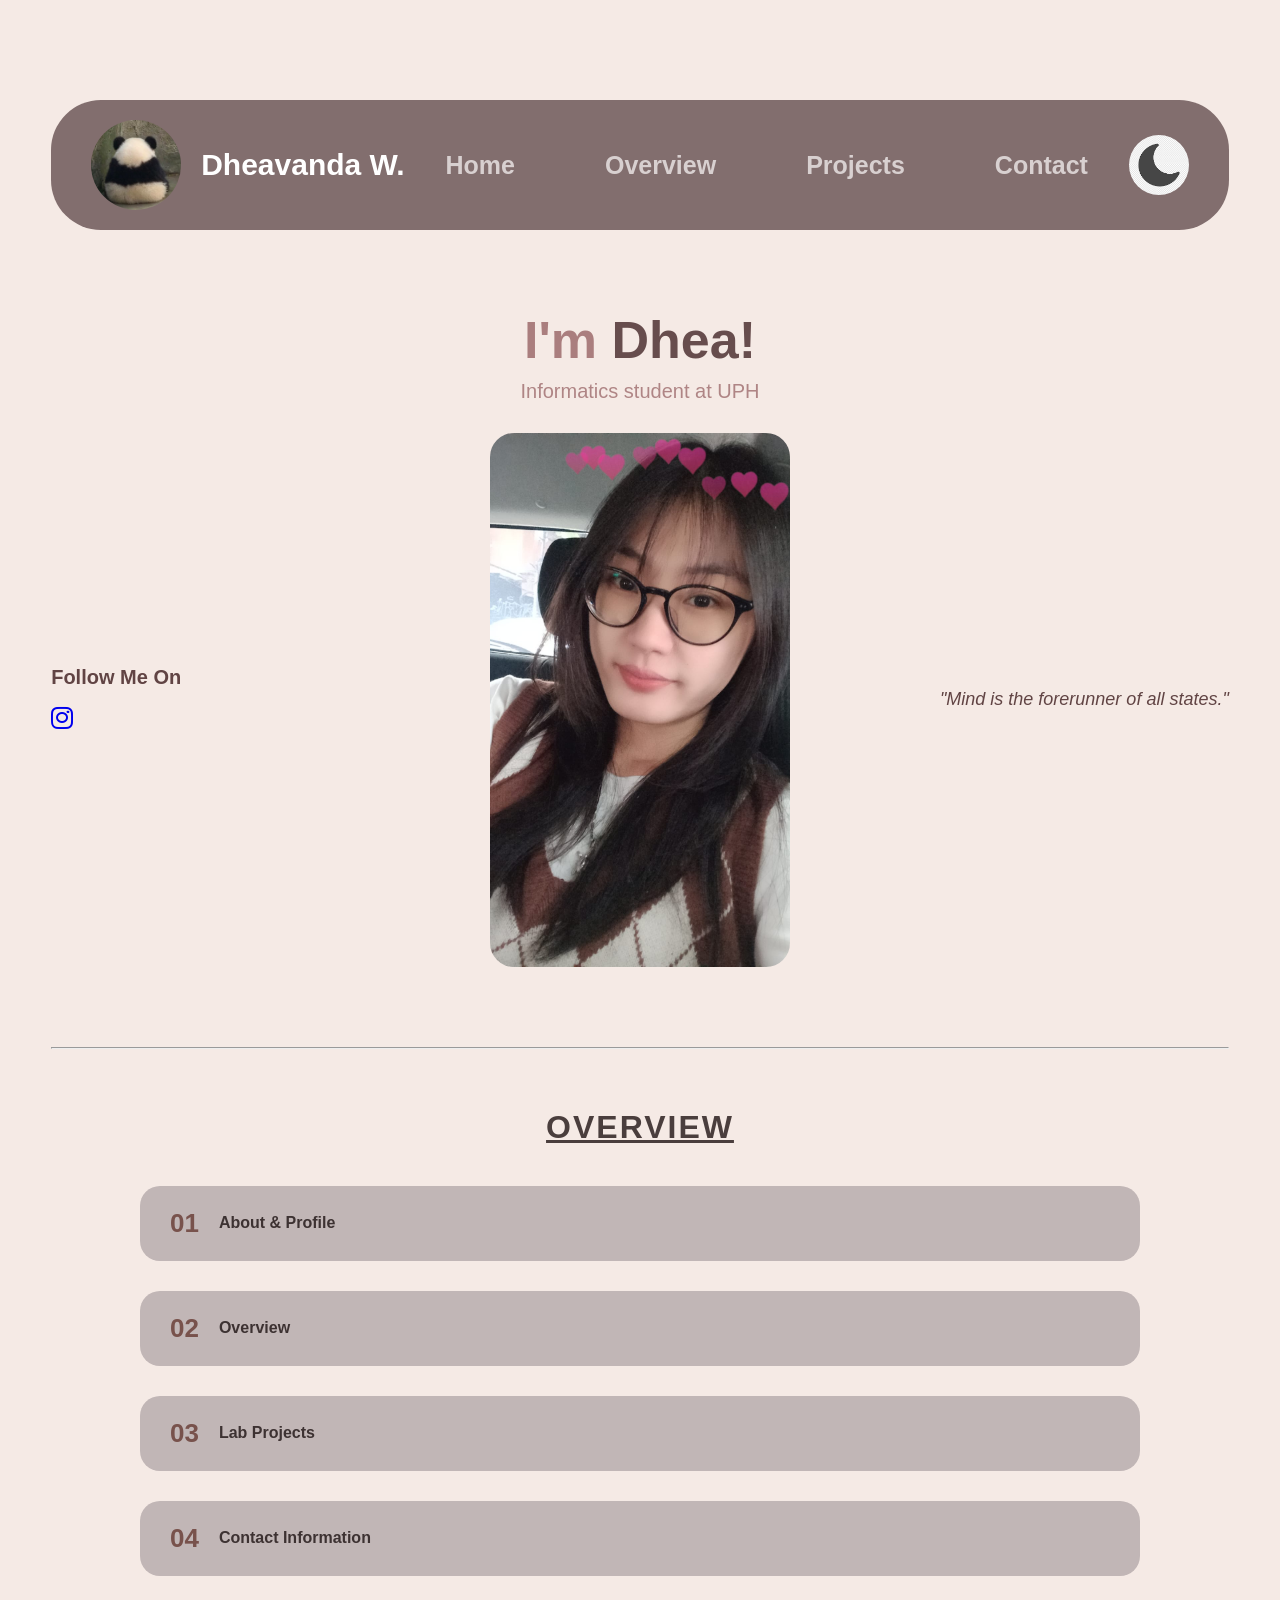
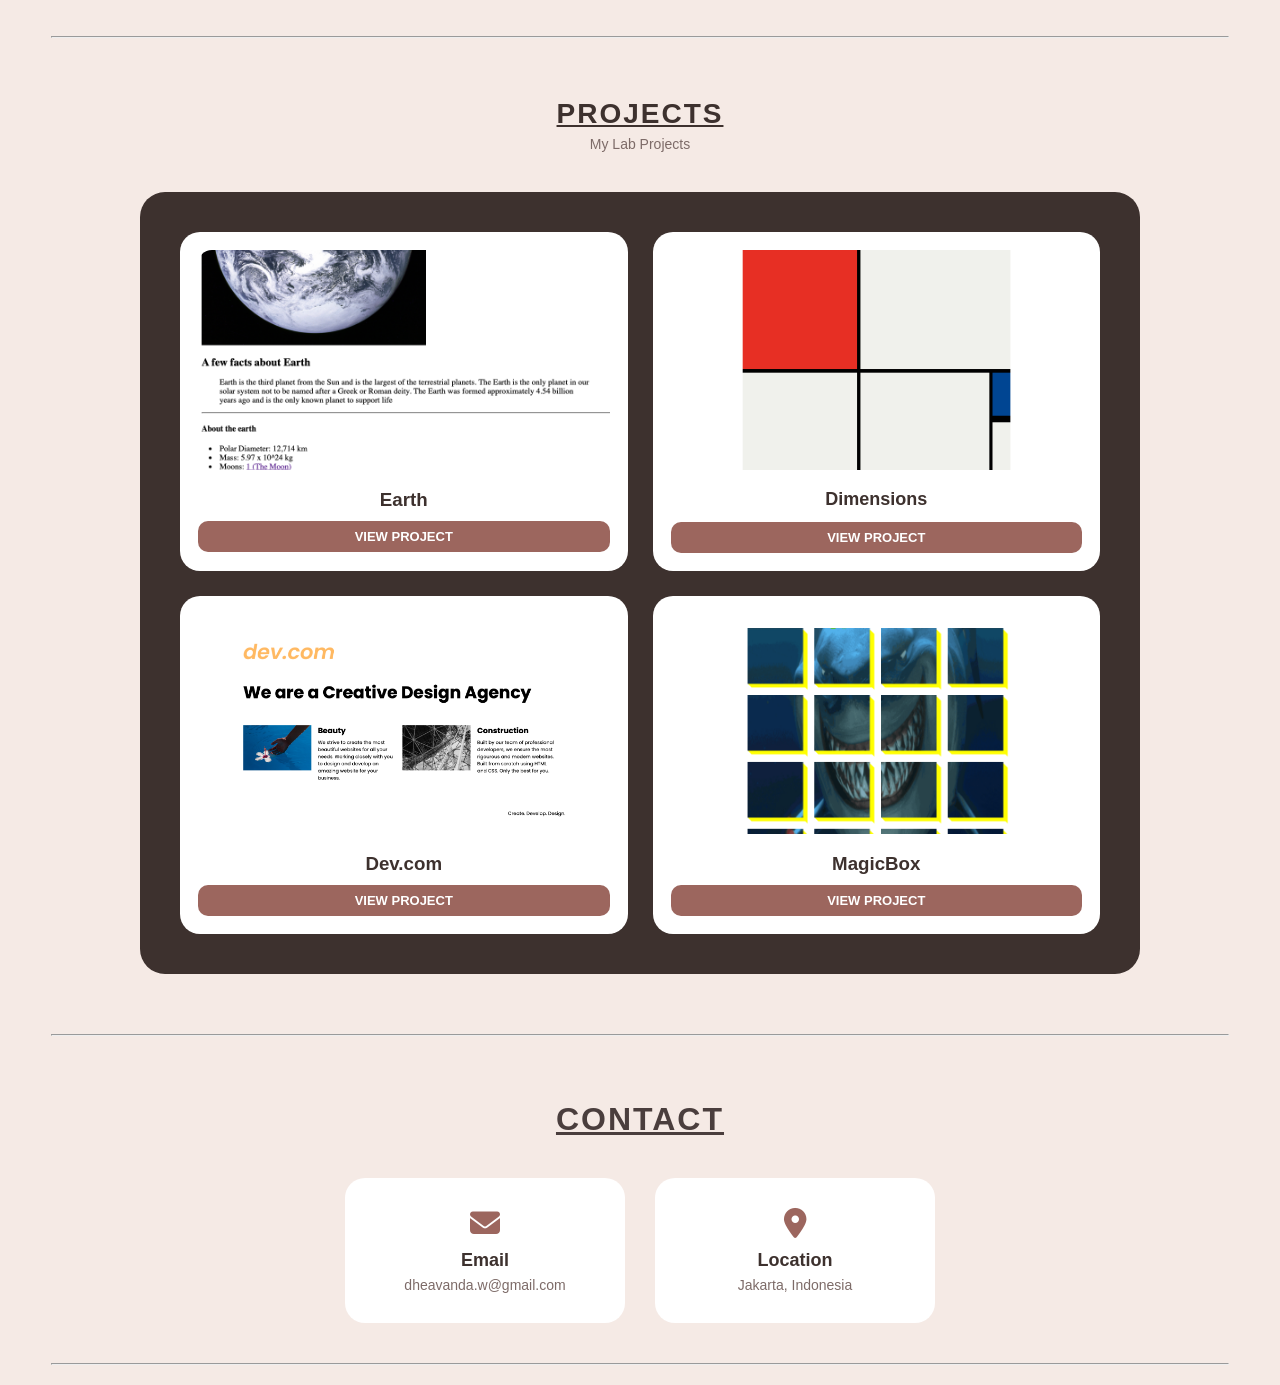
<file: index.html>
<!DOCTYPE html>
<html lang="en">
<head>
    <meta charset="UTF-8">
    <meta name="viewport" content="width=device-width, initial-scale=1.0">
    <title> Web Portfolio | dhvndwjy </title>
    <link rel="stylesheet" href = "https://cdnjs.cloudflare.com/ajax/libs/font-awesome/6.5.2/css/all.min.css">
    <link rel ="stylesheet" href = "style.css">
</head>
<body>
    <header class="navbar">
        <!-- Sisi Kiri Navbar -->
        <div class="logo">
            <img src="src/foto_profile.png" alt="Foto Profil">
            <span>Dheavanda W.</span>
        </div>
        <!-- Sisi Tengah Navbar -->
        <div class="nav-content">
            <a href="#section-1">Home</a>
            <a href="#section-2">Overview</a>
            <a href="#projects">Projects</a>
            <a href="#contact">Contact</a>
        </div>
        <!-- Sisi Kanan Navbar -->
        <div class="nav-right">
            <button class="dark-mode">
                <img src="src/dark_mode.png" alt="Dark Mode">
            </button>
        </div>
    </header>

    <main>
        <!-- Section 1: Profile-->
        <!-- Foto Award -->
        <section class="profile" id="section-1">
            <!-- Header Nama & Award Atas -->
            <div class="header-section">
                <h1>I'm <span> Dhea!</span></h1>
                <p class = "role">Informatics student at UPH</p>
            </div>
            <!-- 3 kolom body -->
            <div class="body-section">
                <!-- Kolom 1 - Kiri -->
                <div class="sosial-media">
                    <p>Follow Me On</p>
                    <div class="sosial-icon">
                        <a href="https://instagram.com/dhvndwjy?srtk=MXU4Ym91NDcxdjQ4aw%3D%3D" target="_blank"><i class="fa-brands fa-instagram"></i></a>
                    </div>
                </div>
                <!-- Kolom 2 - Tengah -->
                <div class="foto-profil">
                    <img src="src/image.png" alt="Foto Profil Tengah">
                </div>
                <!-- Kolom 3 - Kanan -->
                <div class="my-goal">
                    <div class="quote-text">
                        <i>"Mind is the forerunner of all states."</i>
                    </div>
                </div>
            </div>
        </section>

        <hr>

        <!-- Section 2: Overview -->
         <section class="overview-section" id="section-2">
            <h2 class="title-name">OVERVIEW</h2>
            <div class="overview-container">
                <div class="overview-item">
                    <span class="overview-number">01</span>
                    <div class="overview-text">
                        <h3>About & Profile</h3>
                    </div>
                </div>
                <div class="overview-item">
                    <span class="overview-number">02</span>
                    <div class="overview-text">
                        <h3>Overview</h3>
                    </div>
                </div>
                <div class="overview-item">
                    <span class="overview-number">03</span>
                    <div class="overview-text">
                        <h3>Lab Projects</h3>
                    </div>
                </div>
                <div class="overview-item">
                    <span class="overview-number">04</span>
                    <div class="overview-text">
                        <h3>Contact Information</h3>
                    </div>
                </div>
            </div>     
        </section>

        <hr>

        <!-- Section 3: My Projects -->
            <div class="projects-wrapper" id="projects">
                <h2 class="projects-title">PROJECTS</h2>
                <p class="projects-desc">My Lab Projects</p>
            
                <section class="projects-section">
                <div class="projects-grid">
                    <!-- Project 1 -->
                    <div class="project-card">
                        <div class="card-img">
                            <img src="src/hasil_lab02.png" alt="Lab Project 01">
                        </div>
                        <h3>Earth</h3>
                        <a href="tugas-lab02/lab02.html" target="_blank" class="btn-read-more">VIEW PROJECT</a>
                    </div>

                    <!-- Project 2 -->
                    <div class="project-card">
                        <div class="card-img">
                            <img src="src/hasil_lab4_1.png" alt="Lab Project 02">
                        </div>
                        <div class="card-content">
                            <h3>Dimensions</h3>
                            <a href="projects/tugas-lab04.1/index.html" target="_blank" class="btn-read-more">VIEW PROJECT</a>
                        </div>
                    </div>
                    <!-- Project 3 -->
                    <div class="project-card">
                        <div class="card-img">
                            <img src="src/hasil_lab4_2.png" alt="Lab Project 03">
                        </div>
                        <h3>Dev.com</h3>
                        <a href="projects/tugas-lab04.2/index.html" target="_blank" class="btn-read-more">VIEW PROJECT</a>
                    </div>
                    <!-- Project 4 -->
                    <div class="project-card">
                        <div class="card-img">
                            <img src="src/hasil_lab05.png" alt="Lab Project 04">
                        </div>
                        <h3>MagicBox</h3>
                        <a href="projects/MagicBox/index.html" target="_blank" class="btn-read-more">VIEW PROJECT</a>
                    </div>    
                </div>
        </section>
    </div>    

    <hr>

        <!-- Section 4: Contact Information -->
        <section class="contact-section" id="contact">
            <h2 class="contact-title">CONTACT</h2>

            <div class="contact-container">
                <div class="contact-card">
                    <i class="fa-solid fa-envelope"></i>
                    <h3>Email</h3>
                    <p>dheavanda.w@gmail.com</p>
                </div>
                <div class="contact-card">
                    <i class = "fa-solid fa-location-dot"></i>
                    <h3>Location</h3>
                    <p>Jakarta, Indonesia</p>
                </div>
            </div>
        </section>    

        <hr>
    </main>
        <script src="script.js"></script>
</body>
</html>
</file>
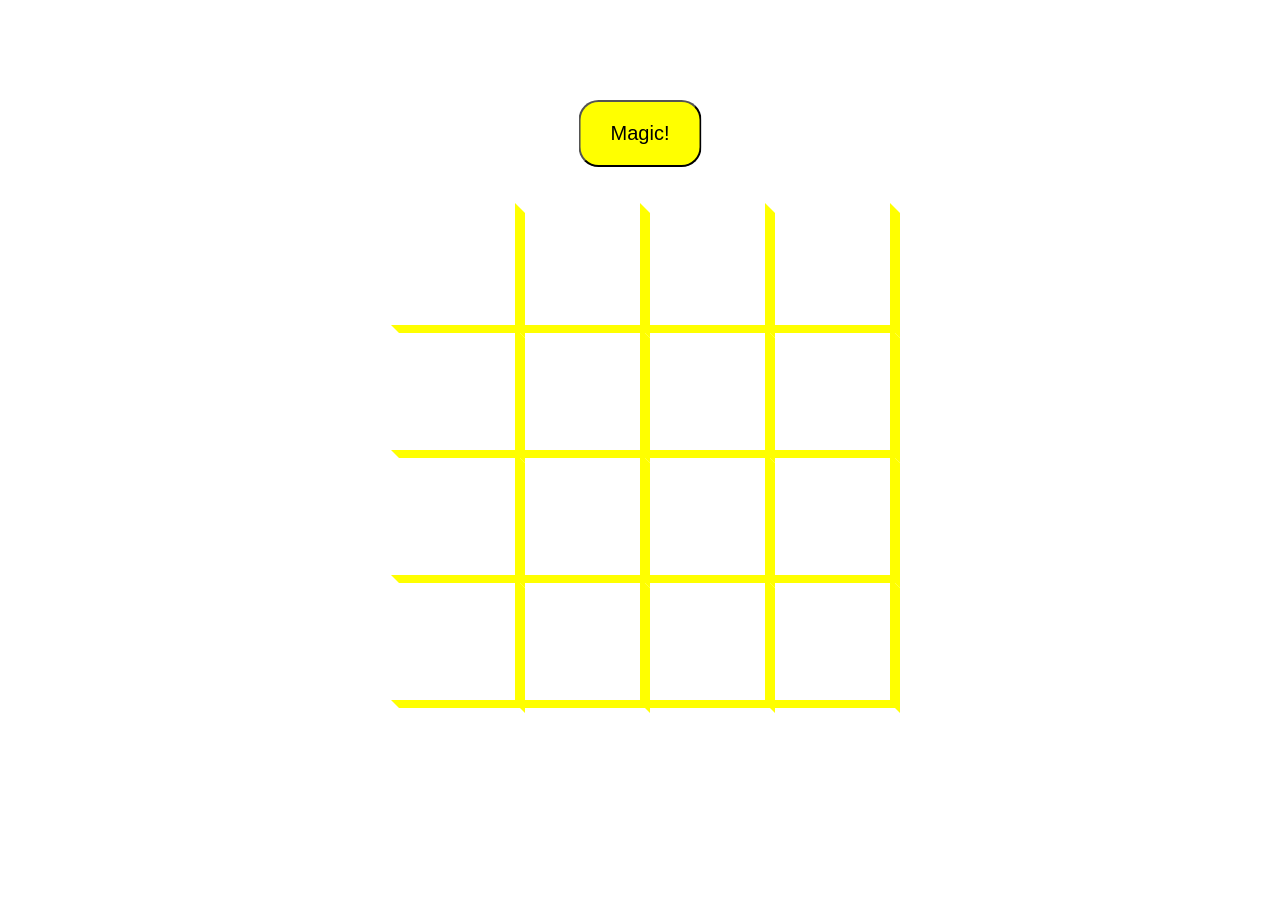
<file: projects/MagicBox/index.html>
<!DOCTYPE html>
<html lang="en">
  <head>
    <meta charset="UTF-8" />
    <meta name="viewport" content="width=device-width, initial-scale=1.0" />
    <link
      rel="stylesheet"
      href="https://cdnjs.cloudflare.com/ajax/libs/font-awesome/5.14.0/css/all.min.css"
      integrity="sha512-1PKOgIY59xJ8Co8+NE6FZ+LOAZKjy+KY8iq0G4B3CyeY6wYHN3yt9PW0XpSriVlkMXe40PTKnXrLnZ9+fkDaog=="
      crossorigin="anonymous"
    />
    <link rel="stylesheet" href="style.css" />
    <title>3D Boxes Background</title>
  </head>
  <body>
    <button id="btn" class="magic">Magic!</button>
    <div id="boxes" class="boxes"></div>
    <script src="script.js"></script>
  </body>
</html>
</file>
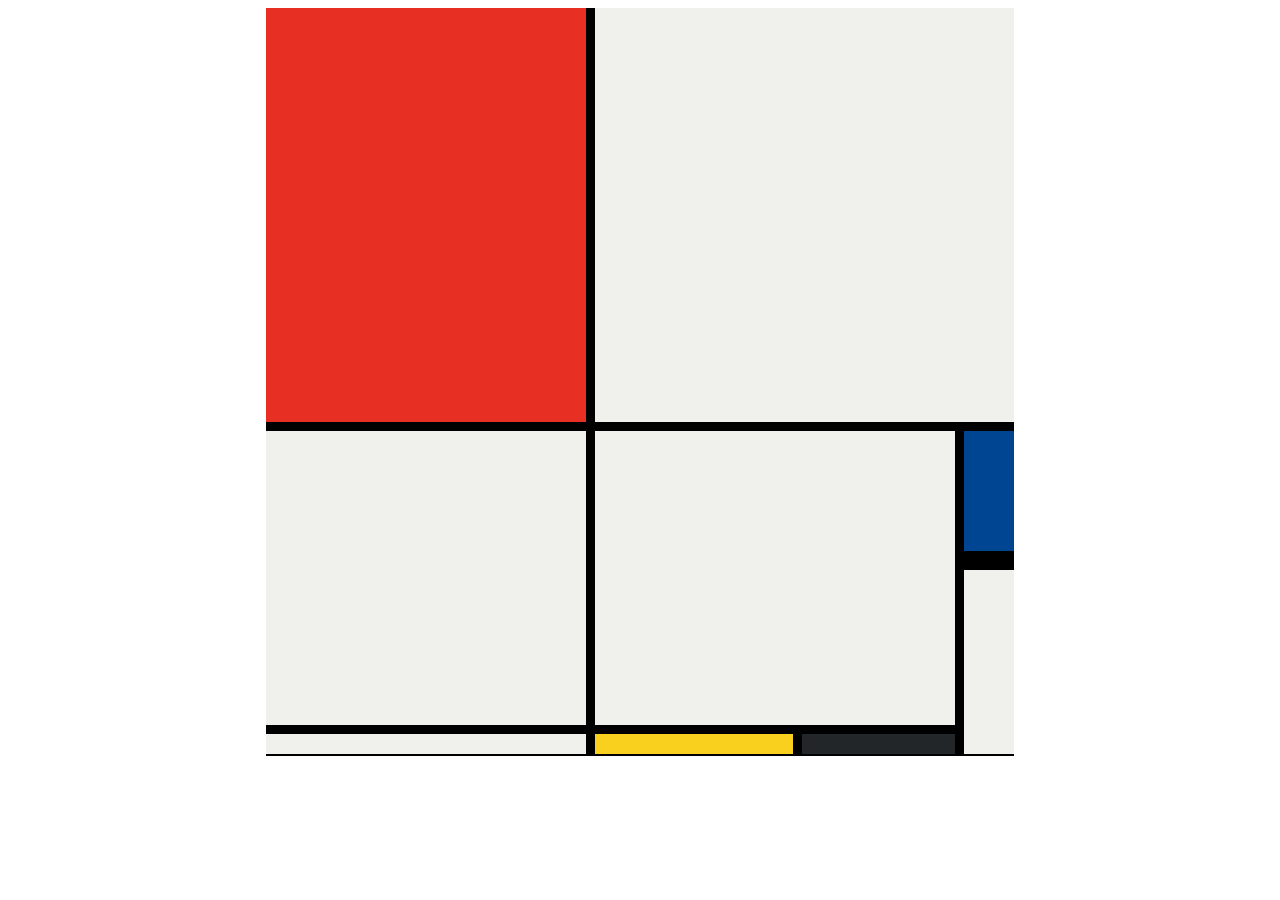
<file: projects/tugas-lab04.1/index.html>
<!DOCTYPE html>
<html lang="en">

<head>
  <meta charset="UTF-8">
  <meta name="viewport" content="width=device-width, initial-scale=1.0">
  <title>Mondrian Project</title>
  <link rel="stylesheet" href="style.css">
</head>

<body>
   <div class="mondrian-container">

    <!-- Bagian Atas -->
      <div class="col top-left-red"></div>
      <div class="col top-right-white"></div>

      <!-- Bagian Tengah -->
      <div class="col center-left-white"></div>
      <div class="col middle-white"></div>
      <div class="col center-right-blue"></div>

      <!-- Bagian Bawah -->
      <div class="col bottom-left-white"></div>
      <div class="col bottom-middle-yellow"></div>
      <div class="col bottom-right-black"></div>
      <div class="col bottom-right-white"></div>

   </div>
</body>

</html>
</file>
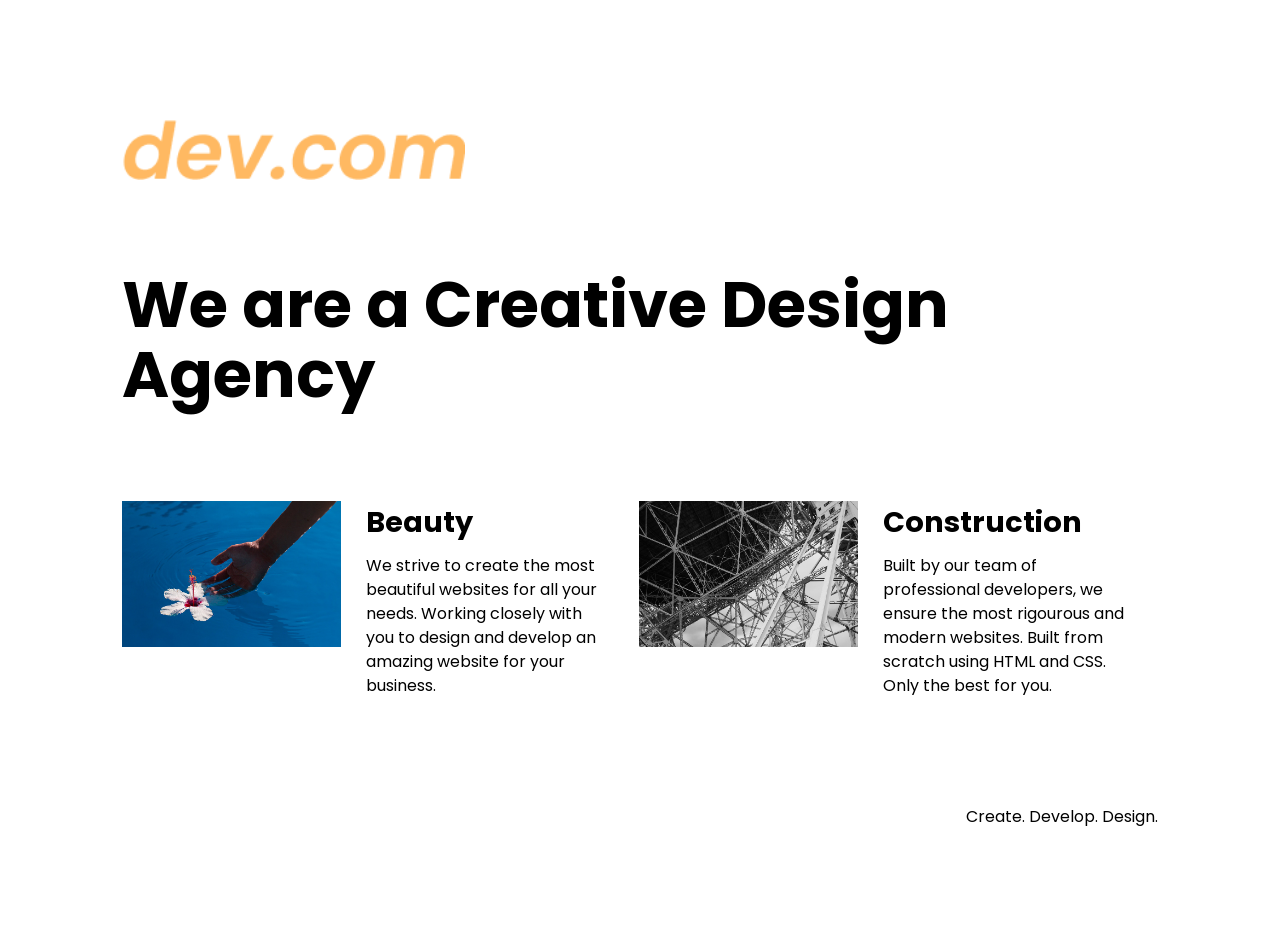
<file: projects/tugas-lab04.2/index.html>
<!DOCTYPE html>
<html lang="en">

<head>
  <meta charset="UTF-8">
  <meta name="viewport" content="width=device-width, initial-scale=1.0">
  <title>Agency</title>
  <link rel="stylesheet" href="./style.css">
  <link rel="preconnect" href="https://fonts.googleapis.com">
  <link rel="preconnect" href="https://fonts.gstatic.com" crossorigin>
  <link href="https://fonts.googleapis.com/css2?family=Poppins:wght@400;700&display=swap" rel="stylesheet">
</head>

<body>
  <div class="main">
    <img class="logo" src="./assets/images/logo.png" alt="logo">
    <h1>We are a Creative Design Agency</h1>

    <div class="left card">
      <img class="tile-image" src="./assets/images/beautiful.jpg" alt="hand and flower in water">
    
      <div class="card-content">
        <h2 class="card-title">Beauty</h2>
        <p class="card-text">We strive to create the most beautiful websites for all your needs. Working closely with you
          to
          design and
          develop an amazing website for your business.</p>
      </div>
    </div>

    <div class="right card">
      <img class="tile-image" src="./assets/images/construction.jpg" alt="metal structure">
      
      <div class="card-content">
        <h2 class="card-title">Construction</h2>
        <p class="card-text">Built by our team of professional developers, we ensure the most rigourous and modern websites. Built from
        scratch using HTML and CSS. Only the best for you.</p>
      </div>
    </div>

    <footer>
      <p>Create. Develop. Design.</p>
    </footer>
  </div>
</body>

</html>
</file>
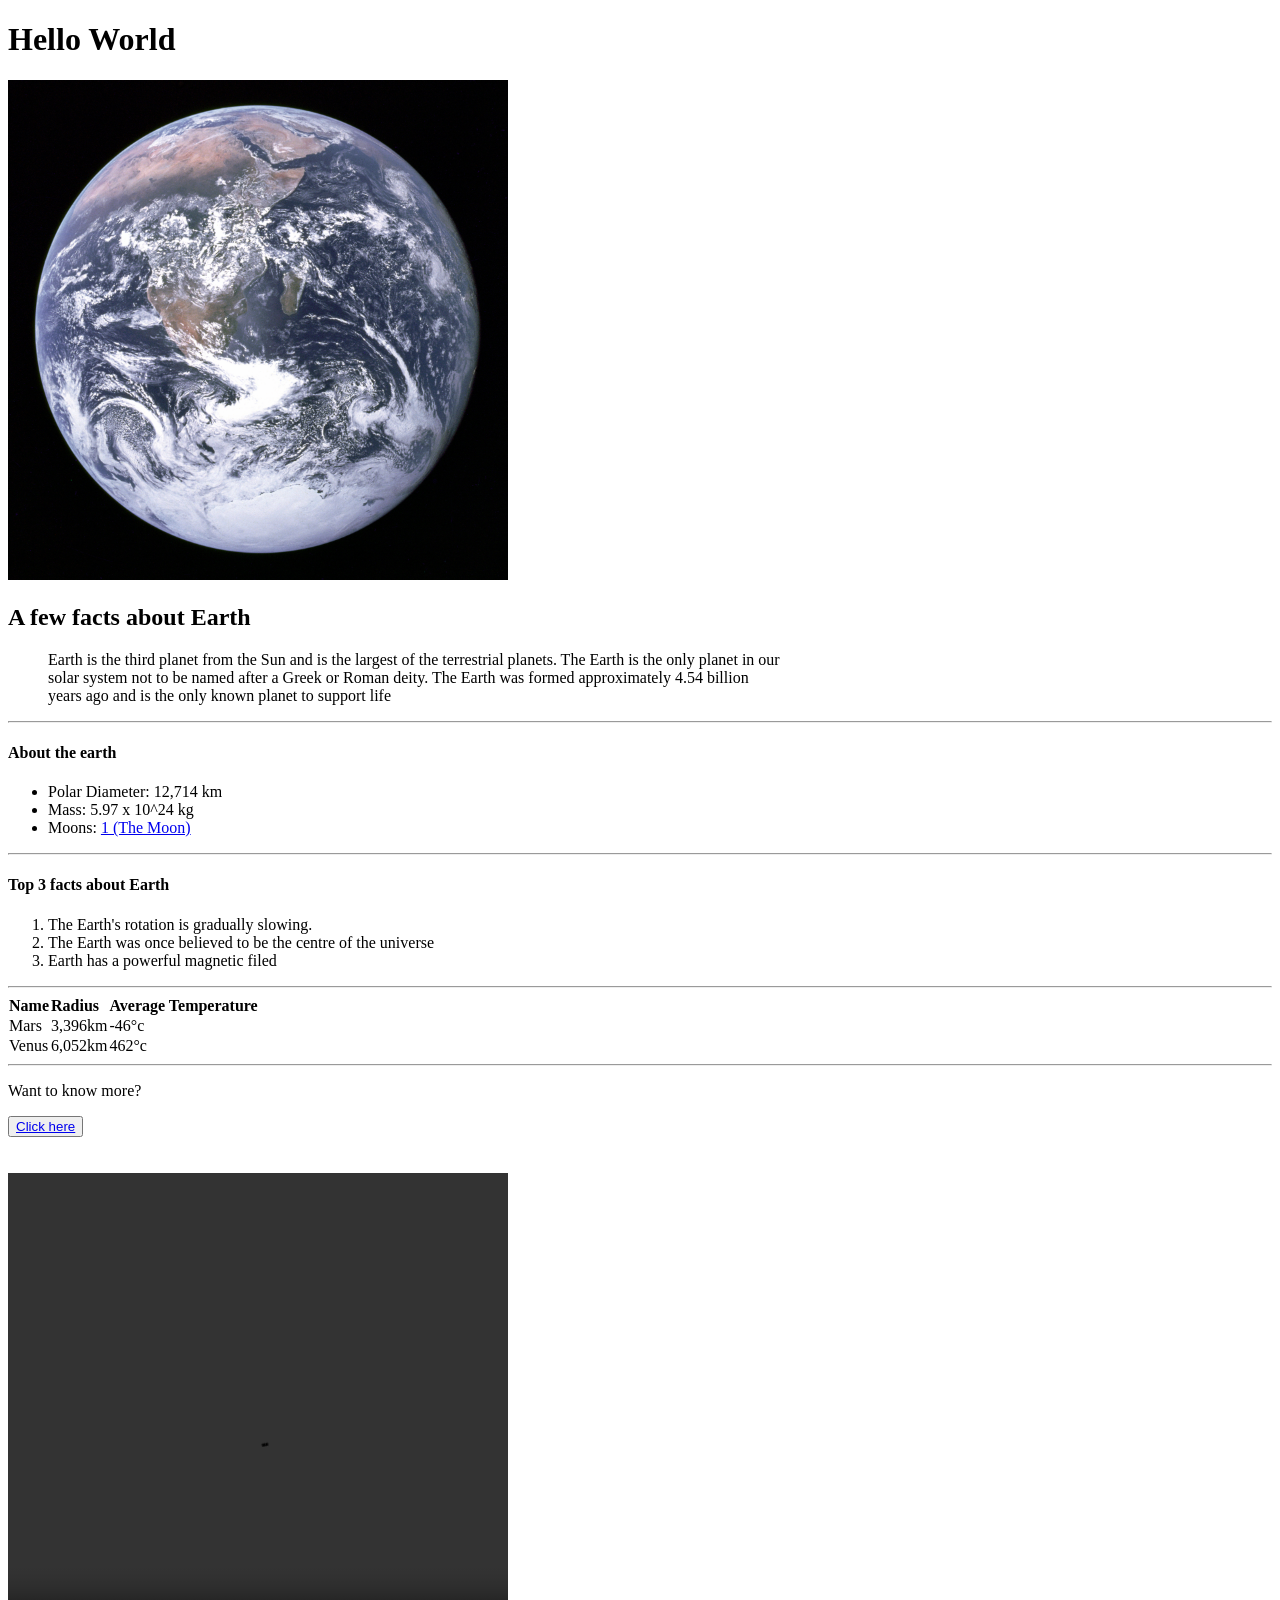
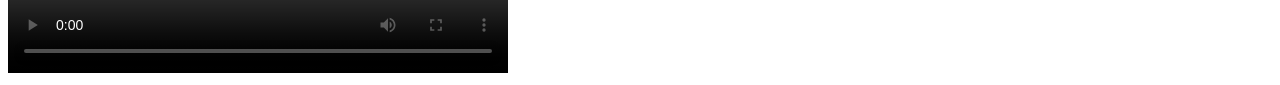
<file: tugas-lab02/lab02.html>
<!DOCTYPE html>
<html lang="en">
<head>
    <meta charset="UTF-8">
    <meta name="viewport" content="width=device-width, initial-scale=1.0">
    <title>Document</title>
</head>
<body>
    <h1>Hello World</h1>
    <img src="src/earth (1).jpeg" alt="Earth" width="500" height="500">
    <br>
    <h2> A few facts about Earth</h2>
    <ul>
        <p>Earth is the third planet from the Sun and is the largest of the terrestrial planets. The Earth is the only planet in our <br>
            solar system not to be named after a Greek or Roman deity. The Earth was formed approximately 4.54 billion <br>
            years ago and is the only known planet to support life</p>
    </ul>
    <hr>
    <h4><b>About the earth</b></h4>
    <ul>
        <li> Polar Diameter: 12,714 km</li>
        <li> Mass: 5.97 x 10^24 kg</li>
        <li> Moons: <a href="https://space-facts.com/the-moon/" target="_blank">1 (The Moon)</a></li>
    </ul>
    <hr>
    <h4><b>Top 3 facts about Earth</b></h4>
    <ol>
        <li> The Earth's rotation is gradually slowing.</li>
        <li> The Earth was once believed to be the centre of the universe</li>
        <li> Earth has a powerful magnetic filed</li>
    </ol>
    <hr>
    <table border-"0" cellspacing ="0">
        <tr>
            <td><b>Name</b></td>
            <td><b>Radius</b></td>
            <td><b>Average Temperature</b></td>
        </tr>
        <tr>
            <td>Mars</td>
            <td>3,396km</td>
            <td>-46°c</td>
        </tr>
        <tr>
            <td>Venus</td>
            <td>6,052km</td>
            <td>462°c</td>
        </tr>
    </table>
    <hr>
    <p>Want to know more?</p>
    <button><a href="https://space-facts.com/earth/" target="_blank">Click here</a></button>
    <br /> <br /> <br />
    <video controls width="500" height="500">
        <source src="src/earth (1).mp4" type="video/mp4">
    </video>    
</body>
</html>
</file>
<file: style.css>
* {
    box-sizing: border-box;
    margin: 0;
    padding: 0;
    font-family: 'Poppins', sans-serif;
}
body{
    background-color: rgb(245, 234, 229);
    color: #4a3e3d;
    padding: 20px 4%; /* atas bawah dan kiri kanan */
}
body.dark{
    background-color: rgb(47, 37, 37);
    color: white;
}
body.dark .navbar{
    background-color: rgb(31, 25, 25);
}
body.dark .overview-item{
    background-color: rgb(74, 61, 61);
}
body.dark .project-card{
    background-color: rgb(58, 48, 48);
}
body.dark .contact-card{
    background-color: rgb(74, 61, 61);
}
body.dark .overview-number {
    color: white;
}
body.dark .overview-text h3 {
    color: white;
}
body.dark .overview-text p {
    color: white;
}
body.dark .sosial-icon a {
    color: white;
}
body.dark .contact-desc {
    color: white;
}
body.dark .contact-card h3 {
    color: white;
}
body.dark .contact-card p {
    color: white;
}
body.dark .profile h1 {
    color: white;
}
body.dark .profile h1 span {
    color: white;
}
body.dark .profile .role {
    color: white;
}
body.dark .sosial-media {
    color: white;
}
body.dark .my-goal {
    color: white;
}
body.dark .projects-wrapper .projects-title {
    color: white;
}
body.dark .projects-wrapper .projects-desc {
    color: white;
}
body.dark .nav-content a:hover {
    color: white;
    text-decoration: underline;
}

.navbar{
    background-color: rgb(130, 110, 110);
    display: flex;
    align-items:center;
    justify-content: space-between;
    border-radius: 50px;
    padding: 20px 40px; /* jarak dari teks ke dinding dalam kotak  */
    max-width: 2000px; /* batas lebar maksimal  */
    margin: 80px auto; /* jarak di luar kotak  */
    font-size: 25px;
    font-weight: bold;
    color: rgb(241, 232, 232);
}
.nav-content a{
    color: rgb(216, 208, 208);
    text-decoration: none;
}

.nav-content a:hover {
    color: rgb(215, 226, 229);
    text-decoration: underline;
}
.logo img{
    width: 90px;
    height: 90px;
    border-radius: 50%; /* supaya bentuknya bulat full */
    object-fit: cover;
    display: block;
}
.logo{
    display:flex;
    align-items: center;
    gap: 20px;
    color: white;
    font-size: 30px;
}
.nav-content{
    display: flex;
    gap: 90px;
    justify-content: center;
    flex: 1; /* ngambil sisa ruang kosong di navbar */
}
.nav-content a{
    color: rgb(216, 208, 208);
    text-decoration: none
}
.nav-right{
    display: flex;
    justify-content: center;
    gap: 15px;
}
.dark-mode img{
    border-radius: 50%;
    width: 60px;
    height: 60px;
    object-fit: cover;
    display: block;
}
.dark-mode{
    background: transparent;
    border: none;
    cursor: pointer;
    font-size: 40px;
    color: white;
}
.talk-button{
    background: white;
    border: none;
    border-radius: 50px;
    padding: 20px 50px;
    cursor: pointer;
    color: black;
    font-size: 24px;
    font-weight: bold;
}
/* Section 1 */
.profile{
    max-width: 1200px;
    margin: 0 auto 80px auto;
    text-align: center;
}
.badge{
    display: inline-block;
    background-color: white;
    padding: 8px 22px;
    border-radius: 30px;
    font-size: 16px;
    font-weight: bold;
    color: rgb(67, 23, 23);
    margin-bottom: 20px;
}
.profile h1{
    font-size: 52px;
    font-weight: 800;
    margin: 0;
    color: rgb(170, 126, 126);
}
.profile h1 span{
    color: rgb(103, 77, 77);
}
.profile .role{
    font-size: 20px;
    color: rgb(175, 133, 133);
    margin-top: 10px;
    margin-bottom: 30px;
}
.foto-profil{
    flex: 1;
    width: 100%;
    max-width: 300px;
}
.foto-profil img{
    width: 100%;
    height: auto;
    display: block;
    border-radius: 24px;
}
.body-section{
    display: flex;
    justify-content: space-between;
    align-items: center;
    gap: 20px;
    flex-wrap: wrap;
}
.sosial-media{
    flex: 1;
    text-align: left;
    font-size: 20px;
    font-weight: bold;
    color: rgb(97, 68, 68);
}
.sosial-icon{
    display: flex;
    font-size: 25px;
    gap: 15px;
    margin-top: 15px;
}
.sosial-icon a:hover{
    color: rgb(97, 68, 68);
    font-size: 30px;
    text-decoration: underline;
}
.my-goal{
    flex: 1;
    text-align: right;
    font-size: 18px;
    color: rgb(97, 68, 68);
}
/* Section 2 */
.overview-section{
    max-width: 1000px;
    margin: 60px auto;
    text-align: center;
    padding-top: 50px 20px;
}
.title-name{
    font-size: 32px;
    margin-bottom: 40px;
    letter-spacing: 2px;
    text-decoration: underline;
}
.overview-container{
    display: flex;
    flex-direction: column; /* supaya susun ke bawah */
    gap: 30px;
    max-width: 1000px;
    margin: 30px auto 0 auto;
}
.overview-card{
    background-color: white;
    padding: 30px 20px;
    border-radius: 18px;
    text-align: left;
}
.overview-item{
    display: flex;
    align-items: center;
    background-color: rgb(193, 182, 182);
    padding: 22px 30px;
    border-radius: 20px;
    text-align: left;
}
.overview-number{
    font-size: 26px;
    font-weight: 800;
    color: rgb(120, 82, 76);
    display: block;
    margin-right: 20px;
}
.overview-text h3{
    font-size: 16px;
    color: rgb(61, 50, 50);
    margin: 0;
}
.overview-text p{
    font-size: 14px;
    color: rgb(125, 107, 104);
}

/* Section 3 */
.projects-wrapper{
    max-width: 1000px;
    margin: 60px auto;
    text-align: center;
}
.projects-wrapper .projects-title {
    font-size: 28px;
    color: rgb(61, 49, 46);
    margin-bottom: 6px;
    font-weight: 700;
}
.projects-wrapper .projects-desc {
    color: #7d6b68;
    margin-bottom: 40px;
    font-size: 14px;
    display: block;
}
.projects-section{
    background-color:rgb(61, 49, 46);
    color: white;
    padding: 40px;
    border-radius: 25px;
    width: 100%;
    box-sizing: border-box;
}
.projects-title{
    font-size: 32px;
    margin-bottom: 40px;
    letter-spacing: 2px;
    text-decoration: underline;
}
.projects.desc{
    color: black;
    margin-bottom: 40px;
    font-size: 15px;
}
.projects-grid{
    display: grid;
    grid-template-columns: repeat(2, 1fr); /* supaya bentuk 2 kolom atas bawah */
    gap: 25px;
    width: 100%;
}
.project-card{
    background-color: white;
    color: #3d312e;
    border-radius: 20px;
    width: 100%;
    padding: 18px;
    text-align: center;
}
.project-track{
    display: flex;
}
.slide{
    min-width: 100%;
    display: flex;
    justify-content: center;
    gap: 25px;
}
.card-img img{
    width: 100%;
    height: 220px;
    object-fit: cover;
    border-radius: 14px;
    margin-bottom: 15px;
}
.card-content h3{
    font-size: 18px;
    margin-bottom: 12px;
}
.btn-read-more{
    display: block;
    background-color: rgb(156, 102, 94);
    color: white;
    font-weight: 700;
    padding: 8px 16px;
    border-radius: 10px;
    text-decoration: none;
    font-size: 13px;
    margin-top: 10px;
}
.carousel-dots{
    display: flex;
    justify-content: center;
    gap: 8px;
    margin-top: 25px;
}
.carousel-wrapper{
    display: flex;
    align-items: center;
    justify-content: center;
    gap: 15px;
}
.carousel-container{
    overflow: hidden;
    width: 100%;
    max-width: 900px;
}
.nav-btn{
background: rgba(255, 255, 255, 0.2);
    border: none;
    color: white;
    width: 40px;
    height: 40px;
    border-radius: 50%;
    cursor: pointer;
    font-size: 16px;
}
.contact-section{
    max-width: 1100px;
    margin: 65px auto 40px auto;
    text-align: center;
}
.contact-title{
    font-size: 32px;
    letter-spacing: 2px;
    text-decoration: underline;
    text-align: center;
    margin-bottom: 40px;
}

.contact-container {
    display: flex;
    justify-content: center;
    gap: 30px;
    flex-wrap: wrap;
}
.contact-card {
    background-color: white;
    padding: 30px;
    border-radius: 20px;
    width: 280px;
}
.contact-card i {
    font-size: 30px;
    color: rgb(156, 102, 94);
    margin-bottom: 12px;
}
.contact-card h3 {
    font-size: 18px;
    color: rgb(61, 49, 46);
    margin-bottom: 6px;
}
.contact-card p {
    font-size: 14px;
    color: rgb(125, 107, 104);
}
</file>
<file: projects/MagicBox/style.css>
@import url('https://fonts.googleapis.com/css2?family=Roboto:wght@400;700&display=swap');
@import url('https://fonts.googleapis.com/css2?family=Poppins&display=swap');

* {
  box-sizing: border-box;
}

body {
  font-family: 'Poppins', sans-serif;
  display: flex;
  align-items: center;
  justify-content: center;
  flex-direction: column;
  height: 100vh;
  overflow: hidden;
  margin:0;
}

.magic {
  background-color: yellow;
  color: black;
  border-radius: 20px;
  padding: 20px 30px;
  font-size: 20px;
  cursor: pointer;;
  position: fixed;
  top: 100px;
  left: 50%;
  transform: translateX(-50%);
}

.magic:focus {
  outline: none;
}

.magic:active {
  transform: translateX(-50%) scale(0.98);
}

.boxes {
  display: flex;
  flex-wrap: wrap;
  justify-content: space-around;
  height: 500px;
  width: 500px;
  position: relative;
  transition: 0.4s ease;
}

.boxes.big {
  height: 600px;
  width: 600px;
}

.boxes.big .box {
  transform: rotateZ(360deg);
}

.box {
  background-image: url('https://media.giphy.com/media/v1.Y2lkPTc5MGI3NjExMXRoajV4dGh5OTI0cWtwY2tjN3EyaXVvdWw5c2RlY2V0MWR5cHZ6NSZlcD12MV9naWZzX3NlYXJjaCZjdD1n/fgR5ghGSXWpuU/giphy.gif');
  background-repeat: no-repeat;
  width: 125px;
  height: 125px;
  position: relative;
  transition: 0.4s ease;
}

.box::after {
  content: '';
  position: absolute;
  background-color: yellow;
  top: 8px;
  right: -10px;
  width: 10px;
  height: 100%;
  transform: skewY(45deg);
}

.box::before {
  content: '';
  position: absolute;
  background-color: yellow;
  bottom: -8px;
  left: 5px;
  width: 100%;
  height: 8px;
  transform: skewX(45deg);
}
</file>
<file: projects/tugas-lab04.1/style.css>
/* 
    Write your CSS here 
    Gap Colour: #000
    White: #F0F1EC
    Red: #E72F24
    Black: #232629
    Blue: #004592
    Yellow: #F9D01E

    For dimensions, see dimensions.png image.
    HINT: Remember you can't change the properties of grid lines.
    But grid lines are transparent!
    */

body{
    display: flex;
    justify-content: center;
    align-items: center;
}

.mondrian-container{
    display: grid;
    width: 748px;
    height: 748px;
    background-color: #000;
    gap: 9px;

    grid-template-columns: 320px 198px 153px 50px;
    grid-template-rows: 414px 130px 155px 20px;
}

.col{
    background-color: #F0F1EC;
}

.top-left-red{
    background-color: #E72F24;
    grid-column: 1 / 2;
    grid-row: 1 / 2;
}

.top-right-white{
    background-color: #F0F1EC;
    grid-column: 2 / 5;
    grid-row: 1 / 2;
}

.center-left-white{
    background-color: #F0F1EC;
    grid-column: 1 / 2;
    grid-row: 2 / 4;
}

.middle-white{
    background-color: #F0F1EC;
    grid-column: 2 / 4;
    grid-row: 2 / 4;
}

.center-right-blue{
    background-color: #004592;
    grid-column: 4 / 5;
    grid-row: 2 / 3;
    border-bottom: 10px solid #000;
}

.bottom-left-white{
    background-color: #F0F1EC;
    grid-column: 1 / 2;
    grid-row: 4 / 5;
}

.bottom-middle-yellow{
    background-color: #F9D01E;
    grid-column: 2 / 3;
    grid-row: 4 / 5;
}

.bottom-right-black{
    background-color: #232629;
    grid-column: 3 / 4;
    grid-row: 4 / 5;
}

.bottom-right-white{
    background-color: #F0F1EC;
    grid-column: 4 / 5;
    grid-row: 3 / 5;
}
</file>
<file: projects/tugas-lab04.2/style.css>
body {
  font-family: 'Poppins', sans-serif;
  margin: 0;
  padding: 40px 20px;
  transition: all 0.3s ease;
}
.main {
  width: 90%;
  max-width: 1300px;
  margin: 0 auto;
  display: flex;
  flex-wrap: wrap;
  gap: 30px;
  padding: 40px;
  box-sizing: border-box;
}

.logo{
  height: 60px;
  margin-top: 40px;
  margin-bottom: 40px;
  display: block;
}

h1 {
  font-size: 4rem;
  margin-top: 20px;
  margin-bottom: 60px;
  line-height: 1.1;
  width: 100%;
}

.card{
  width: 47%;
  display: flex;
  flex-wrap: wrap;
  align-items: flex-start;
  gap: 25px;
  box-sizing: border-box;
}

.tile-image{
  width: 45%;
  height: auto;
  flex-shrink: 1;
  display: block;
}

.card-content {
  display: flex;
  flex-direction: column;
  width: 50%;
  flex: 1;
  min-width: 0;
}

.card h2, .card-title {
  margin-top: 0;
  margin-bottom: 10px;
  font-size: 1.8rem;
}

.card p, .card-text {
  margin: 0;
  font-size: 1rem;
  line-height: 1.5;
}

footer {
  margin-top: 60px;
  width: 100%;
  text-align: right;
  grid-column: 1 / -1;
}


@media (max-width: 768px) {
  h1 {
    font-size: 3.5rem;
    text-align: center;
  }
  .card {
    width: 100%;
    display: flex;
    flex-direction: column
  }
  .tile-image {
    width: 100%;
  }
  .card-content {
    width: 100%;
  }
}
</file>
